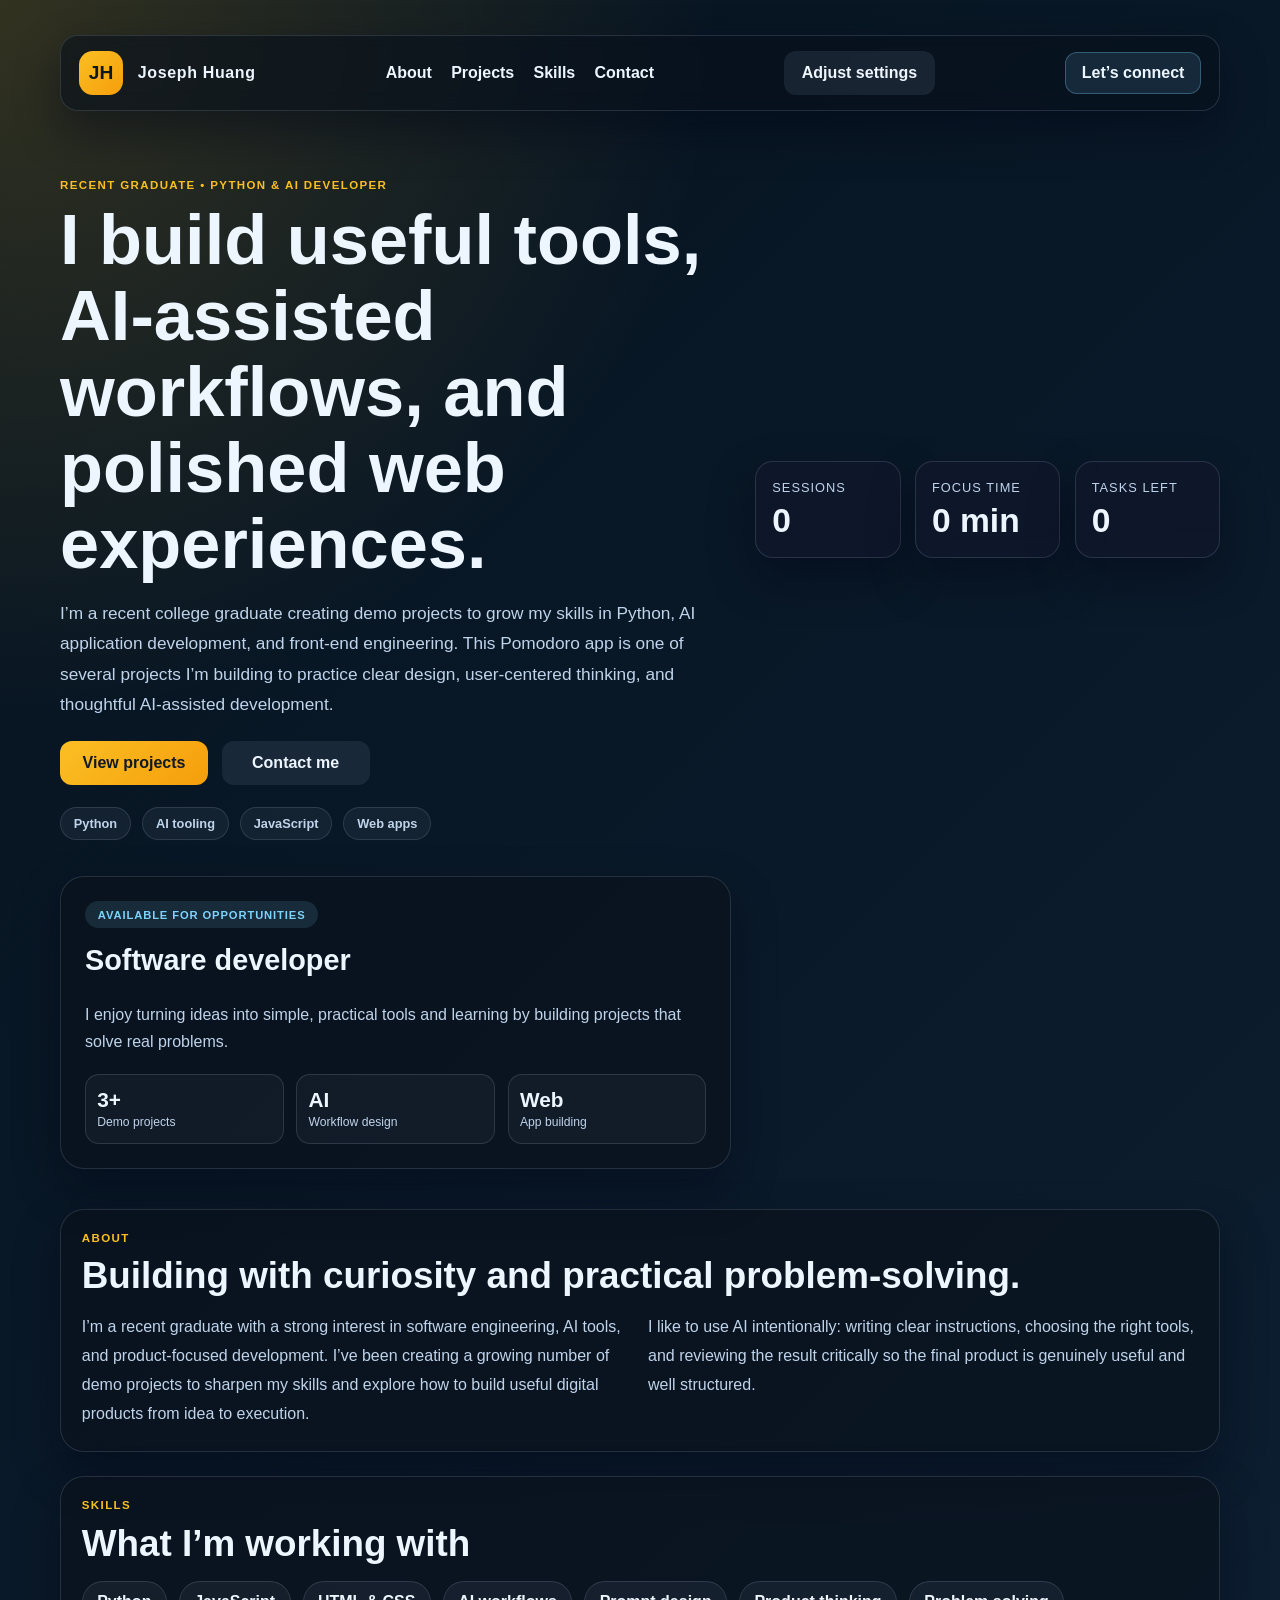
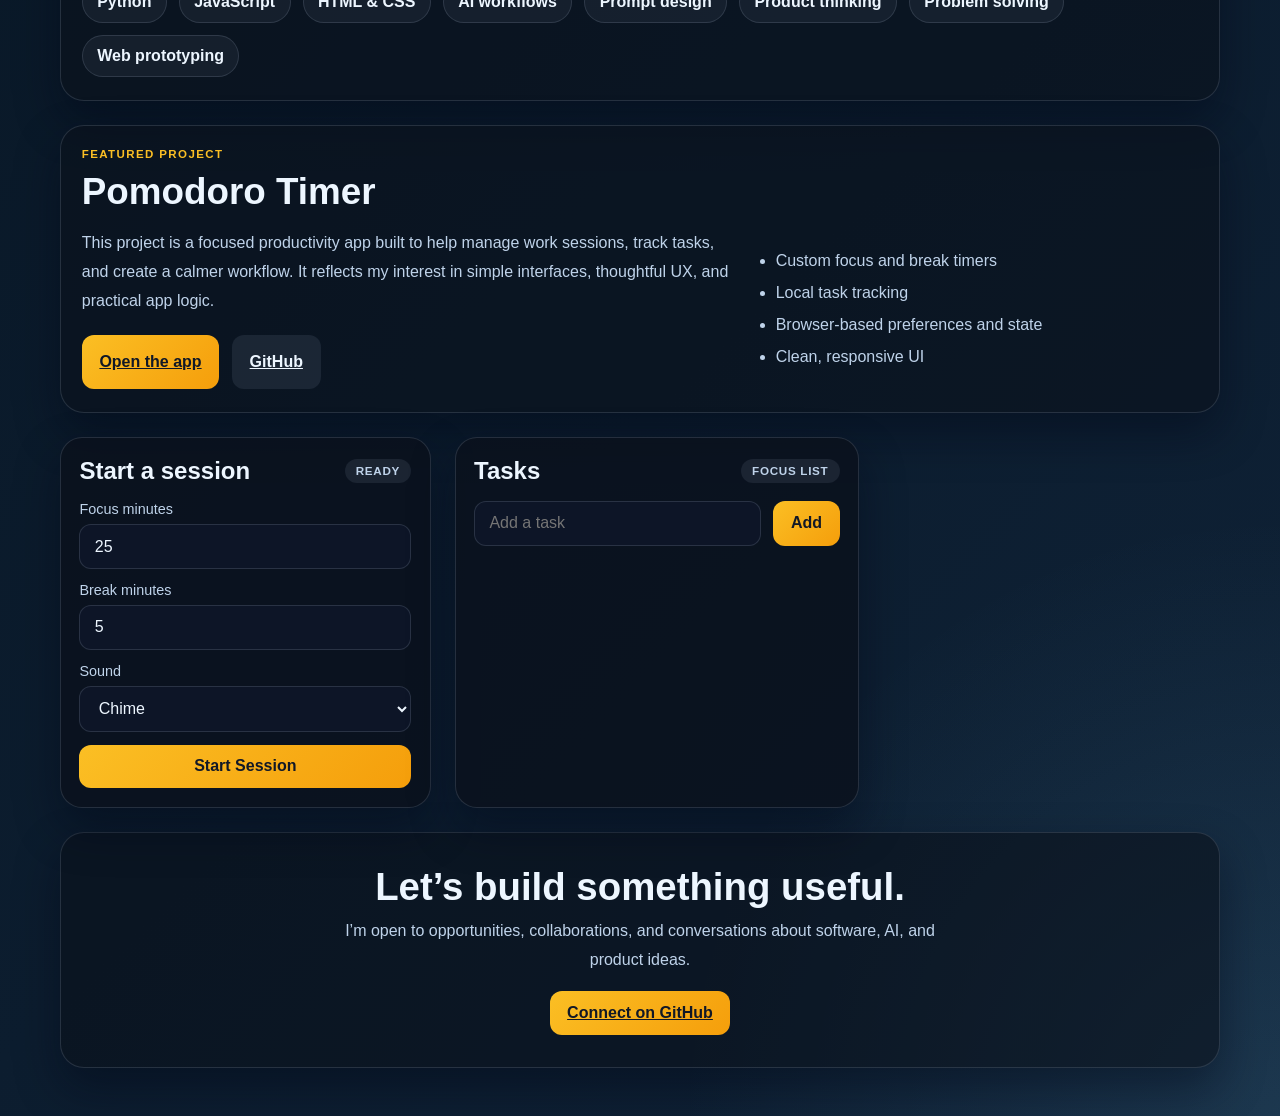
<file: index.html>
<!DOCTYPE html>
<html lang="en">
  <head>
    <meta charset="UTF-8" />
    <meta name="viewport" content="width=device-width, initial-scale=1.0" />
    <title>Joseph Huang | Python + AI Developer</title>
    <meta
      name="description"
      content="Recent graduate and developer building practical AI-assisted applications and web tools."
    />
    <link rel="stylesheet" href="src/styles.css" />
  </head>
  <body>
    <div class="portfolio-page">
      <header class="site-header">
        <nav class="top-nav" aria-label="Main navigation">
          <div class="brand-wrap">
            <div class="brand-mark">JH</div>
            <div>
              <p class="brand-name">Joseph Huang</p>
            </div>
          </div>

          <div class="nav-links">
            <a href="#about">About</a>
            <a href="#projects">Projects</a>
            <a href="#skills">Skills</a>
            <a href="#contact">Contact</a>
          </div>

          <button id="settingsToggle" class="secondary-button" type="button" aria-expanded="false">
            Adjust settings
          </button>
          <a class="nav-button" href="#contact">Let’s connect</a>
        </nav>
      </header>

      <main>
        <section class="hero" aria-label="Introduction">
          <div class="hero-copy">
            <p class="eyebrow">Recent graduate • Python &amp; AI developer</p>
            <h1>I build useful tools, AI-assisted workflows, and polished web experiences.</h1>
            <p class="hero-text">
              I’m a recent college graduate creating demo projects to grow my skills in Python,
              AI application development, and front-end engineering. This Pomodoro app is one of
              several projects I’m building to practice clear design, user-centered thinking, and
              thoughtful AI-assisted development.
            </p>
            <div class="hero-actions">
              <a class="primary-button hero-button" href="#projects">View projects</a>
              <a class="secondary-button hero-button subtle" href="#contact">Contact me</a>
            </div>
            <ul class="hero-meta" aria-label="Developer strengths">
              <li>Python</li>
              <li>AI tooling</li>
              <li>JavaScript</li>
              <li>Web apps</li>
            </ul>
          </div>

          <div class="summary-grid" aria-label="Focus summary">
            <div class="stat-card">
              <span class="stat-label">Sessions</span>
              <strong id="sessionsCompleted">0</strong>
            </div>
            <div class="stat-card">
              <span class="stat-label">Focus time</span>
              <strong id="focusMinutesLogged">0 min</strong>
            </div>
            <div class="stat-card">
              <span class="stat-label">Tasks left</span>
              <strong id="tasksRemaining">0</strong>
            </div>
          </div>

          <aside class="profile-card" aria-label="Quick profile summary">
            <div class="profile-badge">Available for opportunities</div>
            <h2>Software developer</h2>
            <p>
              I enjoy turning ideas into simple, practical tools and learning by building projects
              that solve real problems.
            </p>
            <div class="mini-stats" aria-label="Skill summary">
              <div>
                <strong>3+</strong>
                <span>Demo projects</span>
              </div>
              <div>
                <strong>AI</strong>
                <span>Workflow design</span>
              </div>
              <div>
                <strong>Web</strong>
                <span>App building</span>
              </div>
            </div>
          </aside>
        </section>

        <section id="about" class="info-panel">
          <div class="section-heading">
            <p class="eyebrow">About</p>
            <h2>Building with curiosity and practical problem-solving.</h2>
          </div>
          <div class="about-grid">
            <p>
              I’m a recent graduate with a strong interest in software engineering, AI tools, and
              product-focused development. I’ve been creating a growing number of demo projects to
              sharpen my skills and explore how to build useful digital products from idea to
              execution.
            </p>
            <p>
              I like to use AI intentionally: writing clear instructions, choosing the right tools,
              and reviewing the result critically so the final product is genuinely useful and well
              structured.
            </p>
          </div>
        </section>

        <section id="skills" class="skills-panel">
          <div class="section-heading">
            <p class="eyebrow">Skills</p>
            <h2>What I’m working with</h2>
          </div>
          <div class="skills-grid">
            <span>Python</span>
            <span>JavaScript</span>
            <span>HTML &amp; CSS</span>
            <span>AI workflows</span>
            <span>Prompt design</span>
            <span>Product thinking</span>
            <span>Problem solving</span>
            <span>Web prototyping</span>
          </div>
        </section>

        <section id="projects" class="project-showcase">
          <div class="section-heading">
            <p class="eyebrow">Featured project</p>
            <h2>Pomodoro Timer</h2>
          </div>

          <div class="project-summary">
            <div class="project-copy">
              <p>
                This project is a focused productivity app built to help manage work sessions, track
                tasks, and create a calmer workflow. It reflects my interest in simple interfaces,
                thoughtful UX, and practical app logic.
              </p>
              <div class="project-links">
                <a class="primary-button" href="#dashboard">Open the app</a>
                <a class="secondary-button" href="https://github.com/JosephHuang01/pomodoro-timer" target="_blank" rel="noreferrer">GitHub</a>
              </div>
            </div>

            <div class="project-bullet-list">
              <ul>
                <li>Custom focus and break timers</li>
                <li>Local task tracking</li>
                <li>Browser-based preferences and state</li>
                <li>Clean, responsive UI</li>
              </ul>
            </div>
          </div>
        </section>

        <main id="dashboard" class="dashboard">
          <section id="setupPanel" class="panel" aria-label="Pomodoro setup menu">
            <div class="panel-header">
              <h2>Start a session</h2>
              <span class="chip">Ready</span>
            </div>

            <form id="settingsForm" class="settings-form">
              <div class="field-row">
                <label for="focusMinutes">Focus minutes</label>
                <input id="focusMinutes" name="focusMinutes" type="number" min="1" max="120" value="25" />
              </div>
              <div class="field-row">
                <label for="breakMinutes">Break minutes</label>
                <input id="breakMinutes" name="breakMinutes" type="number" min="1" max="60" value="5" />
              </div>
              <div class="field-row">
                <label for="soundSelect">Sound</label>
                <select id="soundSelect" name="soundSelect">
                  <option value="chime">Chime</option>
                  <option value="bell">Bell</option>
                  <option value="digital">Digital</option>
                </select>
              </div>
              <button type="submit" class="primary-button">Start Session</button>
            </form>
          </section>

          <section id="timerPanel" class="panel timer-panel hidden" aria-live="polite">
            <div class="timer-header">
              <div class="badge-group">
                <span class="chip chip-accent">Current mode</span>
                <p id="modeLabel" class="mode-label">Focus</p>
              </div>
            </div>

            <div id="timerDisplay" class="timer-display" aria-live="polite">25:00</div>

            <div class="controls" aria-label="Timer controls">
              <button id="startButton" class="primary-button" type="button">Start</button>
              <button id="pauseButton" class="secondary-button" type="button">Pause</button>
              <button id="resetButton" class="danger-button" type="button">Reset</button>
            </div>

            <div class="options-panel hidden" id="optionsPanel" aria-label="Timer options">
              <h3>Options</h3>
              <form id="runtimeSettingsForm">
                <div class="field-row">
                  <label for="runtimeFocusMinutes">Focus minutes</label>
                  <input id="runtimeFocusMinutes" type="number" min="1" max="120" />
                </div>
                <div class="field-row">
                  <label for="runtimeBreakMinutes">Break minutes</label>
                  <input id="runtimeBreakMinutes" type="number" min="1" max="60" />
                </div>
                <div class="field-row">
                  <label for="runtimeSoundSelect">Sound</label>
                  <select id="runtimeSoundSelect">
                    <option value="chime">Chime</option>
                    <option value="bell">Bell</option>
                    <option value="digital">Digital</option>
                  </select>
                </div>
                <div class="control-group">
                  <button type="submit" class="primary-button">Save Settings</button>
                  <button id="resetFromOptions" type="button" class="danger-button">Reset Timer</button>
                </div>
              </form>
            </div>
          </section>

          <aside class="panel tasks-panel">
            <div class="panel-header">
              <h2>Tasks</h2>
              <span class="chip chip-muted">Focus list</span>
            </div>

            <form id="taskForm" class="task-form">
              <input id="taskInput" type="text" placeholder="Add a task" aria-label="Add a task" />
              <button type="submit" class="primary-button">Add</button>
            </form>
            <ul id="taskList" class="task-list" aria-live="polite"></ul>
          </aside>
        </main>

        <footer id="contact" class="site-footer">
          <h3>Let’s build something useful.</h3>
          <p>I’m open to opportunities, collaborations, and conversations about software, AI, and product ideas.</p>
          <a class="primary-button" href="https://github.com/JosephHuang01" target="_blank" rel="noreferrer">Connect on GitHub</a>
        </footer>
      </main>
    </div>

    <script type="module" src="src/app.js"></script>
  </body>
</html>
</file>
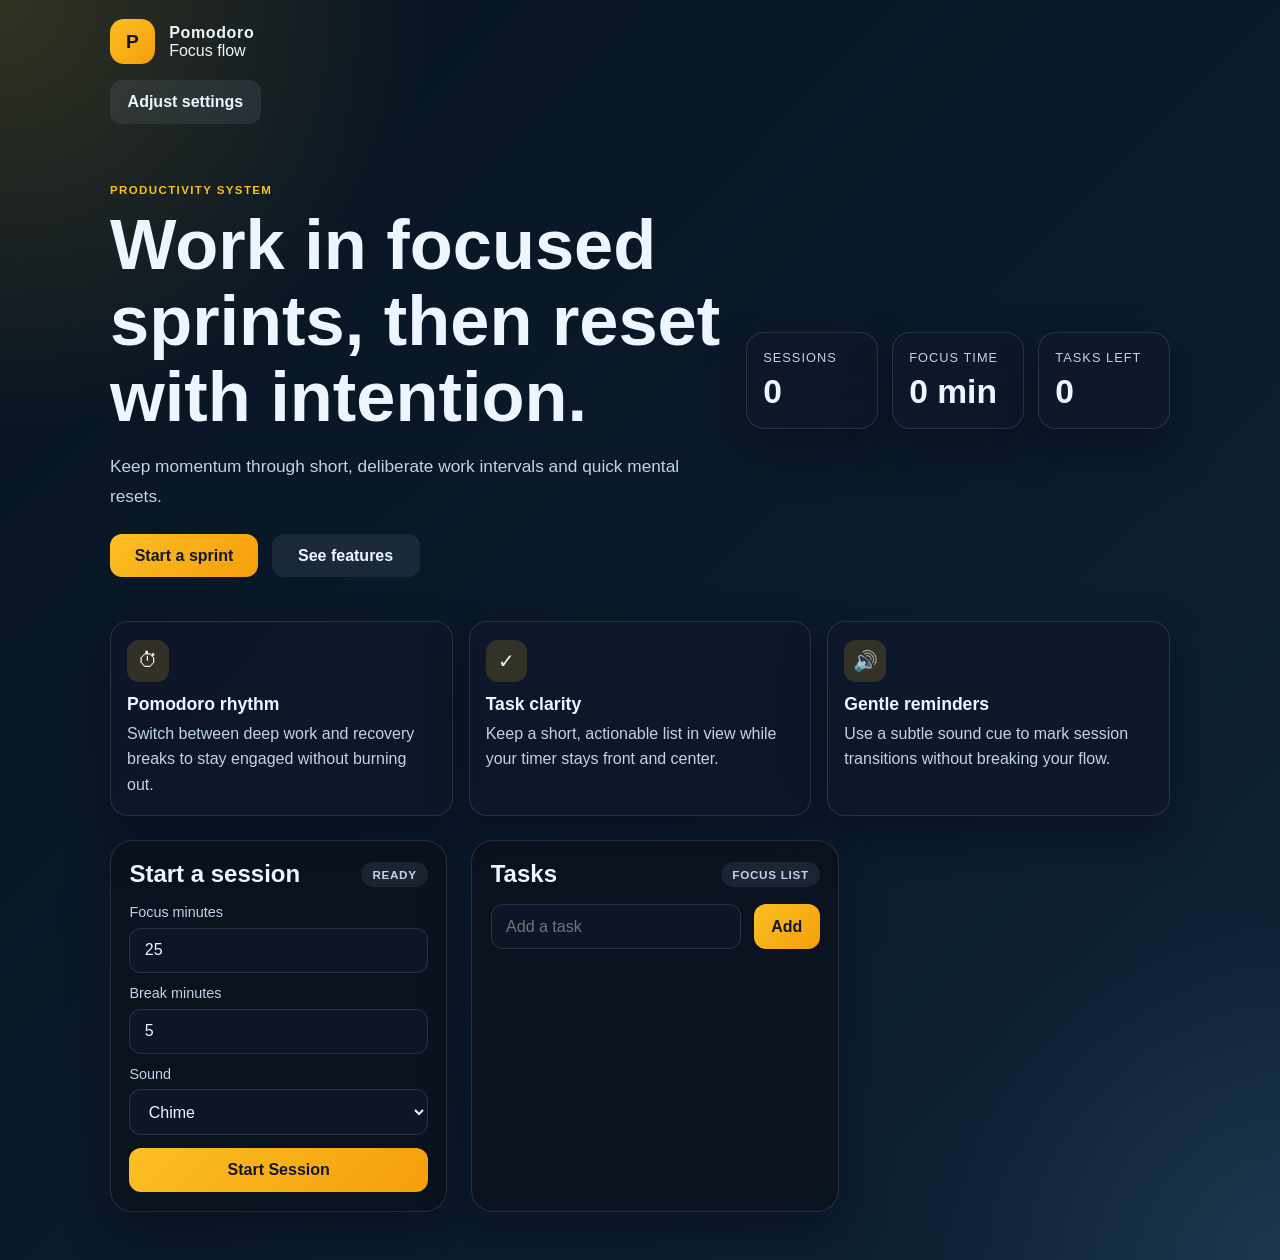
<file: pomodoro timer/index.html>
<!DOCTYPE html>
<html lang="en">
  <head>
    <meta charset="UTF-8" />
    <meta name="viewport" content="width=device-width, initial-scale=1.0" />
    <title>Pomodoro Timer</title>
    <meta
      name="description"
      content="A polished Pomodoro timer for focused work sessions, short breaks, and task tracking."
    />
    <link rel="stylesheet" href="styles.css" />
  </head>
  <body>
    <div class="page-shell">
      <header class="top-bar">
        <div class="brand-wrap">
          <div class="brand-mark">P</div>
          <div>
            <p class="brand-name">Pomodoro</p>
            <span class="brand-tag">Focus flow</span>
          </div>
        </div>

        <button id="settingsToggle" class="secondary-button" type="button" aria-expanded="false">
          Adjust settings
        </button>
      </header>

      <section class="hero" aria-label="Pomodoro overview">
        <div class="hero-copy">
          <p class="eyebrow">Productivity system</p>
          <h1>Work in focused sprints, then reset with intention.</h1>
          <p class="hero-text">
            Keep momentum through short, deliberate work intervals and quick mental resets.
          </p>
          <div class="hero-actions">
            <a class="primary-button hero-button" href="#dashboard">Start a sprint</a>
            <a class="secondary-button hero-button subtle" href="#features">See features</a>
          </div>
        </div>

        <div class="summary-grid" aria-label="Focus summary">
          <div class="stat-card">
            <span class="stat-label">Sessions</span>
            <strong id="sessionsCompleted">0</strong>
          </div>
          <div class="stat-card">
            <span class="stat-label">Focus time</span>
            <strong id="focusMinutesLogged">0 min</strong>
          </div>
          <div class="stat-card">
            <span class="stat-label">Tasks left</span>
            <strong id="tasksRemaining">0</strong>
          </div>
        </div>
      </section>

      <section id="features" class="features" aria-label="Feature highlights">
        <div class="feature-card">
          <span class="feature-icon">⏱</span>
          <h3>Pomodoro rhythm</h3>
          <p>Switch between deep work and recovery breaks to stay engaged without burning out.</p>
        </div>
        <div class="feature-card">
          <span class="feature-icon">✓</span>
          <h3>Task clarity</h3>
          <p>Keep a short, actionable list in view while your timer stays front and center.</p>
        </div>
        <div class="feature-card">
          <span class="feature-icon">🔊</span>
          <h3>Gentle reminders</h3>
          <p>Use a subtle sound cue to mark session transitions without breaking your flow.</p>
        </div>
      </section>

      <main id="dashboard" class="dashboard">
        <section id="setupPanel" class="panel" aria-label="Pomodoro setup menu">
          <div class="panel-header">
            <h2>Start a session</h2>
            <span class="chip">Ready</span>
          </div>

          <form id="settingsForm" class="settings-form">
            <div class="field-row">
              <label for="focusMinutes">Focus minutes</label>
              <input id="focusMinutes" name="focusMinutes" type="number" min="1" max="120" value="25" />
            </div>
            <div class="field-row">
              <label for="breakMinutes">Break minutes</label>
              <input id="breakMinutes" name="breakMinutes" type="number" min="1" max="60" value="5" />
            </div>
            <div class="field-row">
              <label for="soundSelect">Sound</label>
              <select id="soundSelect" name="soundSelect">
                <option value="chime">Chime</option>
                <option value="bell">Bell</option>
                <option value="digital">Digital</option>
              </select>
            </div>
            <button type="submit" class="primary-button">Start Session</button>
          </form>
        </section>

        <section id="timerPanel" class="panel timer-panel hidden" aria-live="polite">
          <div class="timer-header">
            <div class="badge-group">
              <span class="chip chip-accent">Current mode</span>
              <p id="modeLabel" class="mode-label">Focus</p>
            </div>
          </div>

          <div id="timerDisplay" class="timer-display" aria-live="polite">25:00</div>

          <div class="controls" aria-label="Timer controls">
            <button id="startButton" class="primary-button" type="button">Start</button>
            <button id="pauseButton" class="secondary-button" type="button">Pause</button>
            <button id="resetButton" class="danger-button" type="button">Reset</button>
          </div>

          <div class="options-panel hidden" id="optionsPanel" aria-label="Timer options">
            <h3>Options</h3>
            <form id="runtimeSettingsForm">
              <div class="field-row">
                <label for="runtimeFocusMinutes">Focus minutes</label>
                <input id="runtimeFocusMinutes" type="number" min="1" max="120" />
              </div>
              <div class="field-row">
                <label for="runtimeBreakMinutes">Break minutes</label>
                <input id="runtimeBreakMinutes" type="number" min="1" max="60" />
              </div>
              <div class="field-row">
                <label for="runtimeSoundSelect">Sound</label>
                <select id="runtimeSoundSelect">
                  <option value="chime">Chime</option>
                  <option value="bell">Bell</option>
                  <option value="digital">Digital</option>
                </select>
              </div>
              <div class="control-group">
                <button type="submit" class="primary-button">Save Settings</button>
                <button id="resetFromOptions" type="button" class="danger-button">Reset Timer</button>
              </div>
            </form>
          </div>
        </section>

        <aside class="panel tasks-panel">
          <div class="panel-header">
            <h2>Tasks</h2>
            <span class="chip chip-muted">Focus list</span>
          </div>

          <form id="taskForm" class="task-form">
            <input id="taskInput" type="text" placeholder="Add a task" aria-label="Add a task" />
            <button type="submit" class="primary-button">Add</button>
          </form>
          <ul id="taskList" class="task-list" aria-live="polite"></ul>
        </aside>
      </main>
    </div>

    <script type="module" src="app.js"></script>
  </body>
</html>
</file>
<file: src/styles.css>
:root {
  --bg: #06131f;
  --bg-soft: #0f2237;
  --panel: rgba(10, 17, 28, 0.8);
  --panel-strong: #102234;
  --panel-alt: rgba(15, 23, 42, 0.78);
  --primary: #fbbf24;
  --primary-dark: #f59e0b;
  --primary-soft: rgba(251, 191, 36, 0.16);
  --accent: #7dd3fc;
  --accent-soft: rgba(125, 211, 252, 0.12);
  --danger: #f87171;
  --text: #edf6ff;
  --muted: #bfd3ea;
  --border: rgba(148, 163, 184, 0.2);
  --shadow: 0 20px 45px rgba(2, 6, 23, 0.45);
}

* {
  box-sizing: border-box;
}

html {
  scroll-behavior: smooth;
}

body {
  margin: 0;
  min-height: 100vh;
  font-family: "Segoe UI", Tahoma, Geneva, Verdana, sans-serif;
  background:
    radial-gradient(circle at top left, rgba(251, 191, 36, 0.18), transparent 24%),
    radial-gradient(circle at bottom right, rgba(125, 211, 252, 0.12), transparent 20%),
    linear-gradient(135deg, var(--bg), var(--bg-soft));
  color: var(--text);
}

button, input, select, a {
  font: inherit;
}

button:focus-visible,
input:focus-visible,
select:focus-visible,
a:focus-visible {
  outline: 3px solid rgba(125, 211, 252, 0.8);
  outline-offset: 2px;
}

.portfolio-page {
  max-width: 1200px;
  margin: 0 auto;
  padding: 1.2rem 1.25rem 3rem;
}

.site-header {
  position: sticky;
  top: 0;
  z-index: 10;
  padding: 1rem 0 0.5rem;
  backdrop-filter: blur(14px);
}

.top-nav {
  display: flex;
  align-items: center;
  justify-content: space-between;
  gap: 1rem;
  padding: 0.9rem 1.1rem;
  border: 1px solid var(--border);
  border-radius: 18px;
  background: rgba(8, 16, 27, 0.6);
  box-shadow: var(--shadow);
}

.brand-wrap {
  display: flex;
  align-items: center;
  gap: 0.9rem;
}

.brand-mark {
  display: grid;
  place-items: center;
  width: 2.8rem;
  height: 2.8rem;
  border-radius: 14px;
  background: linear-gradient(135deg, var(--primary), var(--primary-dark));
  color: #0d1726;
  font-size: 1.2rem;
  font-weight: 800;
}

.brand-name {
  margin: 0;
  font-weight: 700;
  letter-spacing: 0.04em;
}

.nav-links {
  display: flex;
  align-items: center;
  gap: 1.2rem;
}

.nav-links a,
.nav-button {
  color: var(--text);
  text-decoration: none;
  font-weight: 600;
}

.nav-button {
  display: inline-flex;
  align-items: center;
  justify-content: center;
  padding: 0.7rem 1rem;
  border-radius: 12px;
  background: rgba(125, 211, 252, 0.12);
  border: 1px solid rgba(125, 211, 252, 0.3);
}

.hero {
  display: grid;
  grid-template-columns: 1.3fr 0.9fr;
  gap: 1.5rem;
  padding: 3rem 0 1rem;
  align-items: center;
}

.hero-copy {
  padding: 0.75rem 0;
}

.eyebrow {
  margin: 0 0 0.7rem;
  color: var(--primary);
  text-transform: uppercase;
  letter-spacing: 0.12em;
  font-size: 0.72rem;
  font-weight: 800;
}

h1, h2, h3, p {
  margin-top: 0;
}

.hero h1 {
  margin-bottom: 1rem;
  font-size: clamp(2.6rem, 6vw, 4.4rem);
  line-height: 1.08;
}

.hero-text {
  margin: 0;
  max-width: 660px;
  color: var(--muted);
  font-size: 1.08rem;
  line-height: 1.75;
}

.hero-actions {
  display: flex;
  flex-wrap: wrap;
  gap: 0.85rem;
  margin-top: 1.4rem;
}

.hero-button {
  display: inline-flex;
  align-items: center;
  justify-content: center;
  text-decoration: none;
  min-width: 148px;
}

.hero-button.subtle {
  background: rgba(148, 163, 184, 0.12);
  color: var(--text);
}

.hero-meta {
  display: flex;
  flex-wrap: wrap;
  gap: 0.7rem;
  list-style: none;
  padding: 0;
  margin: 1.4rem 0 0;
}

.hero-meta li {
  padding: 0.5rem 0.8rem;
  border-radius: 999px;
  background: rgba(148, 163, 184, 0.08);
  border: 1px solid var(--border);
  color: var(--muted);
  font-size: 0.8rem;
  font-weight: 600;
}

.profile-card,
.info-panel,
.skills-panel,
.project-showcase,
.site-footer {
  background: rgba(10, 17, 28, 0.6);
  border: 1px solid var(--border);
  border-radius: 24px;
  box-shadow: var(--shadow);
}

.profile-card {
  padding: 1.5rem;
}

.profile-badge {
  display: inline-flex;
  padding: 0.45rem 0.8rem;
  border-radius: 999px;
  background: var(--accent-soft);
  color: var(--accent);
  text-transform: uppercase;
  letter-spacing: 0.08em;
  font-size: 0.7rem;
  font-weight: 800;
}

.profile-card h2 {
  margin-top: 1rem;
  font-size: 1.8rem;
}

.profile-card p {
  color: var(--muted);
  line-height: 1.7;
}

.mini-stats {
  display: grid;
  grid-template-columns: repeat(3, minmax(0, 1fr));
  gap: 0.8rem;
  margin-top: 1.2rem;
}

.mini-stats div {
  background: rgba(148, 163, 184, 0.06);
  border: 1px solid var(--border);
  border-radius: 14px;
  padding: 0.8rem 0.7rem;
}

.mini-stats strong {
  display: block;
  font-size: 1.3rem;
}

.mini-stats span {
  color: var(--muted);
  font-size: 0.76rem;
}

.info-panel,
.skills-panel,
.project-showcase,
.site-footer {
  margin-top: 1.5rem;
  padding: 1.4rem 1.3rem;
}

.section-heading {
  margin-bottom: 1rem;
}

.section-heading h2 {
  margin: 0;
  font-size: clamp(1.7rem, 3vw, 2.3rem);
}

.about-grid {
  display: grid;
  grid-template-columns: repeat(2, minmax(0, 1fr));
  gap: 1rem;
}

.about-grid p {
  margin: 0;
  color: var(--muted);
  line-height: 1.8;
}

.skills-grid {
  display: flex;
  flex-wrap: wrap;
  gap: 0.75rem;
}

.skills-grid span {
  display: inline-block;
  padding: 0.7rem 0.9rem;
  border-radius: 999px;
  border: 1px solid var(--border);
  background: rgba(148, 163, 184, 0.08);
  color: var(--text);
  font-weight: 600;
}

.project-summary {
  display: grid;
  grid-template-columns: 1.2fr 0.8fr;
  gap: 1rem;
  align-items: center;
}

.project-copy {
  color: var(--muted);
  line-height: 1.8;
}

.project-copy p {
  margin-bottom: 1.2rem;
}

.project-links {
  display: flex;
  flex-wrap: wrap;
  gap: 0.8rem;
}

.project-bullet-list ul {
  margin: 0;
  padding-left: 1.1rem;
  color: var(--muted);
  line-height: 2;
}

.summary-grid {
  display: grid;
  grid-template-columns: repeat(3, minmax(0, 1fr));
  gap: 0.9rem;
}

.features {
  display: grid;
  grid-template-columns: repeat(3, minmax(0, 1fr));
  gap: 1rem;
  margin: 1rem 0 1.5rem;
}

.feature-card {
  background: rgba(15, 23, 42, 0.72);
  border: 1px solid var(--border);
  border-radius: 18px;
  padding: 1.1rem 1rem;
  box-shadow: var(--shadow);
}

.feature-card h3 {
  margin: 0.75rem 0 0.4rem;
  font-size: 1.1rem;
}

.feature-card p {
  margin: 0;
  color: var(--muted);
  line-height: 1.6;
}

.feature-icon {
  display: inline-grid;
  place-items: center;
  width: 2.6rem;
  height: 2.6rem;
  border-radius: 12px;
  background: var(--primary-soft);
  font-size: 1.25rem;
}

.stat-card {
  padding: 1.1rem 1rem;
  border-radius: 18px;
  border: 1px solid var(--border);
  background: linear-gradient(180deg, rgba(15, 23, 42, 0.9), rgba(15, 23, 42, 0.78));
  box-shadow: var(--shadow);
}

.stat-label {
  display: block;
  color: var(--muted);
  margin-bottom: 0.45rem;
  font-size: 0.8rem;
  text-transform: uppercase;
  letter-spacing: 0.08em;
}

.stat-card strong {
  font-size: clamp(1.5rem, 2.8vw, 2.1rem);
}

.dashboard {
  display: grid;
  grid-template-columns: 1.1fr 1.2fr 1fr;
  gap: 1.5rem;
  margin-top: 1.5rem;
}

.panel {
  background: var(--panel);
  border: 1px solid var(--border);
  border-radius: 22px;
  padding: 1.2rem 1.15rem;
  box-shadow: var(--shadow);
}

.panel-header {
  display: flex;
  align-items: center;
  justify-content: space-between;
  gap: 0.75rem;
  margin-bottom: 1rem;
}

.panel-header h2,
.panel-header h3 {
  margin: 0;
}

.chip {
  display: inline-flex;
  align-items: center;
  border-radius: 999px;
  padding: 0.35rem 0.7rem;
  font-size: 0.73rem;
  font-weight: 700;
  letter-spacing: 0.06em;
  text-transform: uppercase;
  background: rgba(148, 163, 184, 0.12);
  color: var(--muted);
}

.chip-accent {
  background: var(--primary-soft);
  color: var(--primary);
}

.chip-muted {
  color: var(--muted);
}

.hidden {
  display: none !important;
}

.settings-form,
.task-form,
.controls,
.control-group {
  display: flex;
  flex-wrap: wrap;
  gap: 0.8rem;
}

.settings-form,
.task-form {
  flex-direction: column;
}

.field-row {
  display: flex;
  flex-direction: column;
  gap: 0.45rem;
}

label {
  color: var(--muted);
  font-size: 0.9rem;
}

input, select {
  border: 1px solid var(--border);
  border-radius: 12px;
  background: rgba(15, 23, 42, 0.85);
  color: var(--text);
  padding: 0.78rem 0.9rem;
}

.primary-button,
.secondary-button,
.danger-button {
  border: 0;
  border-radius: 12px;
  padding: 0.8rem 1.1rem;
  cursor: pointer;
  font-weight: 700;
  transition: transform 0.15s ease, opacity 0.15s ease;
}

.primary-button:hover,
.secondary-button:hover,
.danger-button:hover {
  transform: translateY(-1px);
}

.primary-button {
  background: linear-gradient(135deg, var(--primary), var(--primary-dark));
  color: #111827;
}

.secondary-button {
  background: rgba(148, 163, 184, 0.12);
  color: var(--text);
}

.danger-button {
  background: linear-gradient(135deg, #f87171, #ef4444);
  color: white;
}

.timer-panel {
  display: flex;
  flex-direction: column;
  justify-content: center;
}

.timer-header {
  display: flex;
  justify-content: space-between;
  align-items: center;
  margin-bottom: 0.5rem;
}

.badge-group {
  display: flex;
  align-items: center;
  gap: 0.75rem;
}

.mode-label {
  margin: 0;
  font-weight: 700;
  letter-spacing: 0.08em;
  text-transform: uppercase;
  color: var(--muted);
}

.timer-display {
  font-size: clamp(3.2rem, 7vw, 7rem);
  font-weight: 800;
  letter-spacing: 0.06em;
  text-align: center;
  margin: 1rem 0 1.2rem;
  font-variant-numeric: tabular-nums;
}

.controls {
  justify-content: center;
}

.options-panel {
  margin-top: 1.2rem;
  border-top: 1px solid var(--border);
  padding-top: 1rem;
}

.options-panel h3 {
  margin: 0 0 0.8rem;
}

.tasks-panel {
  display: flex;
  flex-direction: column;
}

.task-form {
  display: flex;
  flex-direction: row;
  margin-bottom: 1rem;
}

.task-form input {
  flex: 1;
}

.task-list {
  list-style: none;
  padding: 0;
  margin: 0;
  display: flex;
  flex-direction: column;
  gap: 0.7rem;
}

.task-item {
  display: flex;
  align-items: center;
  justify-content: space-between;
  gap: 0.8rem;
  background: rgba(15, 23, 42, 0.7);
  border: 1px solid var(--border);
  border-radius: 12px;
  padding: 0.7rem 0.8rem;
}

.task-item label {
  display: flex;
  align-items: center;
  gap: 0.65rem;
  flex: 1;
  min-width: 0;
}

.task-text {
  overflow-wrap: anywhere;
}

.task-item input {
  width: auto;
}

.task-item.completed .task-text {
  text-decoration: line-through;
  opacity: 0.7;
}

.site-footer {
  display: flex;
  flex-direction: column;
  align-items: center;
  text-align: center;
  margin-top: 1.5rem;
  padding: 2rem 1.3rem;
}

.site-footer h3 {
  margin-bottom: 0.5rem;
  font-size: clamp(1.7rem, 3vw, 2.5rem);
}

.site-footer p {
  max-width: 640px;
  color: var(--muted);
  line-height: 1.8;
}

@media (max-width: 920px) {
  .dashboard,
  .project-summary,
  .about-grid {
    grid-template-columns: 1fr;
  }

  .hero {
    grid-template-columns: 1fr;
  }
}

@media (max-width: 680px) {
  .portfolio-page {
    padding: 1rem 0.9rem 2.5rem;
  }

  .top-nav,
  .nav-links,
  .hero-actions,
  .task-form,
  .controls,
  .control-group {
    flex-direction: column;
    align-items: stretch;
  }

  .nav-links {
    gap: 0.5rem;
  }

  .summary-grid,
  .mini-stats,
  .features {
    grid-template-columns: 1fr;
  }
}
</file>
<file: pomodoro timer/styles.css>
:root {
  --bg: #06131f;
  --bg-soft: #0f2237;
  --panel: rgba(10, 17, 28, 0.8);
  --panel-strong: #102234;
  --panel-alt: rgba(15, 23, 42, 0.78);
  --primary: #fbbf24;
  --primary-dark: #f59e0b;
  --primary-soft: rgba(251, 191, 36, 0.16);
  --accent: #7dd3fc;
  --accent-soft: rgba(125, 211, 252, 0.12);
  --danger: #f87171;
  --text: #edf6ff;
  --muted: #bfd3ea;
  --border: rgba(148, 163, 184, 0.2);
  --shadow: 0 20px 45px rgba(2, 6, 23, 0.45);
}

* {
  box-sizing: border-box;
}

html {
  scroll-behavior: smooth;
}

body {
  margin: 0;
  min-height: 100vh;
  font-family: "Segoe UI", Tahoma, Geneva, Verdana, sans-serif;
  background:
    radial-gradient(circle at top left, rgba(251, 191, 36, 0.18), transparent 24%),
    radial-gradient(circle at bottom right, rgba(125, 211, 252, 0.12), transparent 20%),
    linear-gradient(135deg, var(--bg), var(--bg-soft));
  color: var(--text);
}

button, input, select, a {
  font: inherit;
}

button:focus-visible,
input:focus-visible,
select:focus-visible,
a:focus-visible {
  outline: 3px solid rgba(125, 211, 252, 0.8);
  outline-offset: 2px;
}

.portfolio-page {
  max-width: 1200px;
  margin: 0 auto;
  padding: 1.2rem 1.25rem 3rem;
}

.page-shell {
  width: min(100%, 1100px);
  margin: 0 auto;
  padding: 1.2rem 1.25rem 3rem;
}

.site-header {
  position: sticky;
  top: 0;
  z-index: 10;
  padding: 1rem 0 0.5rem;
  backdrop-filter: blur(14px);
}

.top-nav {
  display: flex;
  align-items: center;
  justify-content: space-between;
  gap: 1rem;
  padding: 0.9rem 1.1rem;
  border: 1px solid var(--border);
  border-radius: 18px;
  background: rgba(8, 16, 27, 0.6);
  box-shadow: var(--shadow);
}

.top-bar {
  display: flex;
  flex-direction: column;
  align-items: flex-start;
  gap: 1rem;
}

.brand-wrap {
  display: flex;
  align-items: center;
  gap: 0.9rem;
}

.brand-mark {
  display: grid;
  place-items: center;
  width: 2.8rem;
  height: 2.8rem;
  border-radius: 14px;
  background: linear-gradient(135deg, var(--primary), var(--primary-dark));
  color: #0d1726;
  font-size: 1.2rem;
  font-weight: 800;
}

.brand-name {
  margin: 0;
  font-weight: 700;
  letter-spacing: 0.04em;
}

.nav-links {
  display: flex;
  align-items: center;
  gap: 1.2rem;
}

.nav-links a,
.nav-button {
  color: var(--text);
  text-decoration: none;
  font-weight: 600;
}

.nav-button {
  display: inline-flex;
  align-items: center;
  justify-content: center;
  padding: 0.7rem 1rem;
  border-radius: 12px;
  background: rgba(125, 211, 252, 0.12);
  border: 1px solid rgba(125, 211, 252, 0.3);
}

.hero {
  display: grid;
  grid-template-columns: 1.3fr 0.9fr;
  gap: 1.5rem;
  padding: 3rem 0 1rem;
  align-items: center;
}

.hero-copy {
  padding: 0.75rem 0;
}

.eyebrow {
  margin: 0 0 0.7rem;
  color: var(--primary);
  text-transform: uppercase;
  letter-spacing: 0.12em;
  font-size: 0.72rem;
  font-weight: 800;
}

h1, h2, h3, p {
  margin-top: 0;
}

.hero h1 {
  margin-bottom: 1rem;
  font-size: clamp(2.6rem, 6vw, 4.4rem);
  line-height: 1.08;
}

.hero-text {
  margin: 0;
  max-width: 660px;
  color: var(--muted);
  font-size: 1.08rem;
  line-height: 1.75;
}

.hero-actions {
  display: flex;
  flex-wrap: wrap;
  gap: 0.85rem;
  margin-top: 1.4rem;
}

.hero-button {
  display: inline-flex;
  align-items: center;
  justify-content: center;
  text-decoration: none;
  min-width: 148px;
}

.hero-button.subtle {
  background: rgba(148, 163, 184, 0.12);
  color: var(--text);
}

.hero-meta {
  display: flex;
  flex-wrap: wrap;
  gap: 0.7rem;
  list-style: none;
  padding: 0;
  margin: 1.4rem 0 0;
}

.hero-meta li {
  padding: 0.5rem 0.8rem;
  border-radius: 999px;
  background: rgba(148, 163, 184, 0.08);
  border: 1px solid var(--border);
  color: var(--muted);
  font-size: 0.8rem;
  font-weight: 600;
}

.profile-card,
.info-panel,
.skills-panel,
.project-showcase,
.site-footer {
  background: rgba(10, 17, 28, 0.6);
  border: 1px solid var(--border);
  border-radius: 24px;
  box-shadow: var(--shadow);
}

.profile-card {
  padding: 1.5rem;
}

.profile-badge {
  display: inline-flex;
  padding: 0.45rem 0.8rem;
  border-radius: 999px;
  background: var(--accent-soft);
  color: var(--accent);
  text-transform: uppercase;
  letter-spacing: 0.08em;
  font-size: 0.7rem;
  font-weight: 800;
}

.profile-card h2 {
  margin-top: 1rem;
  font-size: 1.8rem;
}

.profile-card p {
  color: var(--muted);
  line-height: 1.7;
}

.mini-stats {
  display: grid;
  grid-template-columns: repeat(3, minmax(0, 1fr));
  gap: 0.8rem;
  margin-top: 1.2rem;
}

.mini-stats div {
  background: rgba(148, 163, 184, 0.06);
  border: 1px solid var(--border);
  border-radius: 14px;
  padding: 0.8rem 0.7rem;
}

.mini-stats strong {
  display: block;
  font-size: 1.3rem;
}

.mini-stats span {
  color: var(--muted);
  font-size: 0.76rem;
}

.info-panel,
.skills-panel,
.project-showcase,
.site-footer {
  margin-top: 1.5rem;
  padding: 1.4rem 1.3rem;
}

.section-heading {
  margin-bottom: 1rem;
}

.section-heading h2 {
  margin: 0;
  font-size: clamp(1.7rem, 3vw, 2.3rem);
}

.about-grid {
  display: grid;
  grid-template-columns: repeat(2, minmax(0, 1fr));
  gap: 1rem;
}

.about-grid p {
  margin: 0;
  color: var(--muted);
  line-height: 1.8;
}

.skills-grid {
  display: flex;
  flex-wrap: wrap;
  gap: 0.75rem;
}

.skills-grid span {
  display: inline-block;
  padding: 0.7rem 0.9rem;
  border-radius: 999px;
  border: 1px solid var(--border);
  background: rgba(148, 163, 184, 0.08);
  color: var(--text);
  font-weight: 600;
}

.project-summary {
  display: grid;
  grid-template-columns: 1.2fr 0.8fr;
  gap: 1rem;
  align-items: center;
}

.project-copy {
  color: var(--muted);
  line-height: 1.8;
}

.project-copy p {
  margin-bottom: 1.2rem;
}

.project-links {
  display: flex;
  flex-wrap: wrap;
  gap: 0.8rem;
}

.project-bullet-list ul {
  margin: 0;
  padding-left: 1.1rem;
  color: var(--muted);
  line-height: 2;
}

.summary-grid {
  display: grid;
  grid-template-columns: repeat(3, minmax(0, 1fr));
  gap: 0.9rem;
}

.features {
  display: grid;
  grid-template-columns: repeat(3, minmax(0, 1fr));
  gap: 1rem;
  margin: 1rem 0 1.5rem;
}

.feature-card {
  background: rgba(15, 23, 42, 0.72);
  border: 1px solid var(--border);
  border-radius: 18px;
  padding: 1.1rem 1rem;
  box-shadow: var(--shadow);
}

.feature-card h3 {
  margin: 0.75rem 0 0.4rem;
  font-size: 1.1rem;
}

.feature-card p {
  margin: 0;
  color: var(--muted);
  line-height: 1.6;
}

.feature-icon {
  display: inline-grid;
  place-items: center;
  width: 2.6rem;
  height: 2.6rem;
  border-radius: 12px;
  background: var(--primary-soft);
  font-size: 1.25rem;
}

.stat-card {
  padding: 1.1rem 1rem;
  border-radius: 18px;
  border: 1px solid var(--border);
  background: linear-gradient(180deg, rgba(15, 23, 42, 0.9), rgba(15, 23, 42, 0.78));
  box-shadow: var(--shadow);
}

.stat-label {
  display: block;
  color: var(--muted);
  margin-bottom: 0.45rem;
  font-size: 0.8rem;
  text-transform: uppercase;
  letter-spacing: 0.08em;
}

.stat-card strong {
  font-size: clamp(1.5rem, 2.8vw, 2.1rem);
}

.dashboard {
  display: grid;
  grid-template-columns: 1.1fr 1.2fr 1fr;
  gap: 1.5rem;
  margin-top: 1.5rem;
}

.panel {
  background: var(--panel);
  border: 1px solid var(--border);
  border-radius: 22px;
  padding: 1.2rem 1.15rem;
  box-shadow: var(--shadow);
}

.panel-header {
  display: flex;
  align-items: center;
  justify-content: space-between;
  gap: 0.75rem;
  margin-bottom: 1rem;
}

.panel-header h2,
.panel-header h3 {
  margin: 0;
}

.chip {
  display: inline-flex;
  align-items: center;
  border-radius: 999px;
  padding: 0.35rem 0.7rem;
  font-size: 0.73rem;
  font-weight: 700;
  letter-spacing: 0.06em;
  text-transform: uppercase;
  background: rgba(148, 163, 184, 0.12);
  color: var(--muted);
}

.chip-accent {
  background: var(--primary-soft);
  color: var(--primary);
}

.chip-muted {
  color: var(--muted);
}

.hidden {
  display: none !important;
}

.settings-form,
.task-form,
.controls,
.control-group {
  display: flex;
  flex-wrap: wrap;
  gap: 0.8rem;
}

.settings-form,
.task-form {
  flex-direction: column;
}

.field-row {
  display: flex;
  flex-direction: column;
  gap: 0.45rem;
}

label {
  color: var(--muted);
  font-size: 0.9rem;
}

input, select {
  border: 1px solid var(--border);
  border-radius: 12px;
  background: rgba(15, 23, 42, 0.85);
  color: var(--text);
  padding: 0.78rem 0.9rem;
}

.primary-button,
.secondary-button,
.danger-button {
  border: 0;
  border-radius: 12px;
  padding: 0.8rem 1.1rem;
  cursor: pointer;
  font-weight: 700;
  transition: transform 0.15s ease, opacity 0.15s ease;
}

.primary-button:hover,
.secondary-button:hover,
.danger-button:hover {
  transform: translateY(-1px);
}

.primary-button {
  background: linear-gradient(135deg, var(--primary), var(--primary-dark));
  color: #111827;
}

.secondary-button {
  background: rgba(148, 163, 184, 0.12);
  color: var(--text);
}

.danger-button {
  background: linear-gradient(135deg, #f87171, #ef4444);
  color: white;
}

.timer-panel {
  display: flex;
  flex-direction: column;
  justify-content: center;
}

.timer-header {
  display: flex;
  justify-content: space-between;
  align-items: center;
  margin-bottom: 0.5rem;
}

.badge-group {
  display: flex;
  align-items: center;
  gap: 0.75rem;
}

.mode-label {
  margin: 0;
  font-weight: 700;
  letter-spacing: 0.08em;
  text-transform: uppercase;
  color: var(--muted);
}

.timer-display {
  font-size: clamp(3.2rem, 7vw, 7rem);
  font-weight: 800;
  letter-spacing: 0.06em;
  text-align: center;
  margin: 1rem 0 1.2rem;
  font-variant-numeric: tabular-nums;
}

.controls {
  justify-content: center;
}

.options-panel {
  margin-top: 1.2rem;
  border-top: 1px solid var(--border);
  padding-top: 1rem;
}

.options-panel h3 {
  margin: 0 0 0.8rem;
}

.tasks-panel {
  display: flex;
  flex-direction: column;
}

.task-form {
  display: flex;
  flex-direction: row;
  margin-bottom: 1rem;
}

.task-form input {
  flex: 1;
}

.task-list {
  list-style: none;
  padding: 0;
  margin: 0;
  display: flex;
  flex-direction: column;
  gap: 0.7rem;
}

.task-item {
  display: flex;
  align-items: center;
  justify-content: space-between;
  gap: 0.8rem;
  background: rgba(15, 23, 42, 0.7);
  border: 1px solid var(--border);
  border-radius: 12px;
  padding: 0.7rem 0.8rem;
}

.task-item label {
  display: flex;
  align-items: center;
  gap: 0.65rem;
  flex: 1;
  min-width: 0;
}

.task-text {
  overflow-wrap: anywhere;
}

.task-item input {
  width: auto;
}

.task-item.completed .task-text {
  text-decoration: line-through;
  opacity: 0.7;
}

.site-footer {
  display: flex;
  flex-direction: column;
  align-items: center;
  text-align: center;
  margin-top: 1.5rem;
  padding: 2rem 1.3rem;
}

.site-footer h3 {
  margin-bottom: 0.5rem;
  font-size: clamp(1.7rem, 3vw, 2.5rem);
}

.site-footer p {
  max-width: 640px;
  color: var(--muted);
  line-height: 1.8;
}

@media (max-width: 920px) {
  .dashboard,
  .project-summary,
  .about-grid {
    grid-template-columns: 1fr;
  }

  .hero {
    grid-template-columns: 1fr;
  }
}

@media (max-width: 680px) {
  .portfolio-page {
    padding: 1rem 0.9rem 2.5rem;
  }

  .page-shell {
    padding: 1rem 0.9rem 2.5rem;
  }

  .top-nav,
  .nav-links,
  .hero-actions,
  .task-form,
  .controls,
  .control-group {
    flex-direction: column;
    align-items: stretch;
  }

  .nav-links {
    gap: 0.5rem;
  }

  .summary-grid,
  .mini-stats,
  .features {
    grid-template-columns: 1fr;
  }
}
</file>
